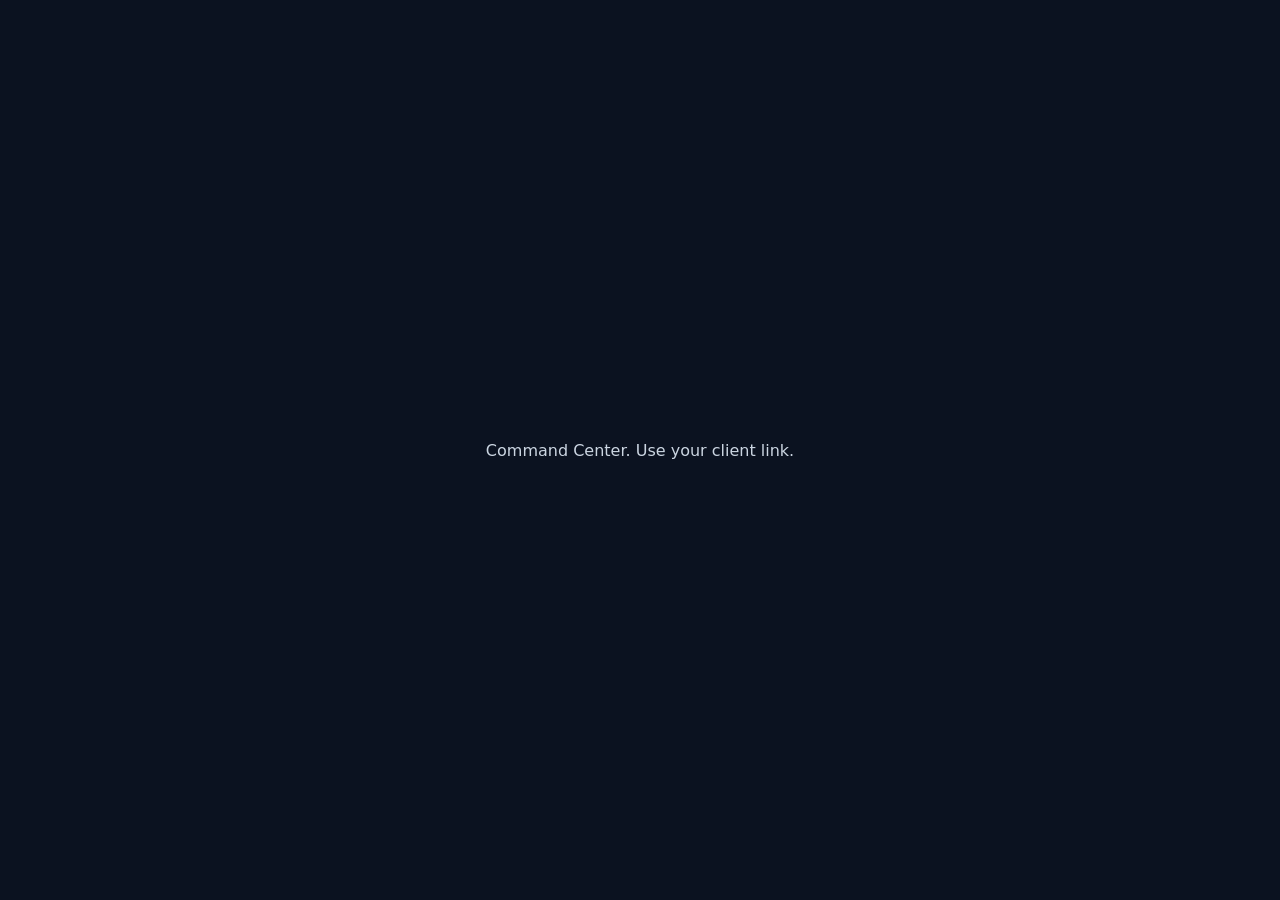
<file: index.html>
<!doctype html><html lang="en"><head><meta charset="utf-8"><meta name="robots" content="noindex"><title>Command Center</title></head><body style="font-family:system-ui;background:#0b1220;color:#cbd5e1;display:grid;place-items:center;height:100vh;margin:0"><p>Command Center. Use your client link.</p></body></html>
</file>
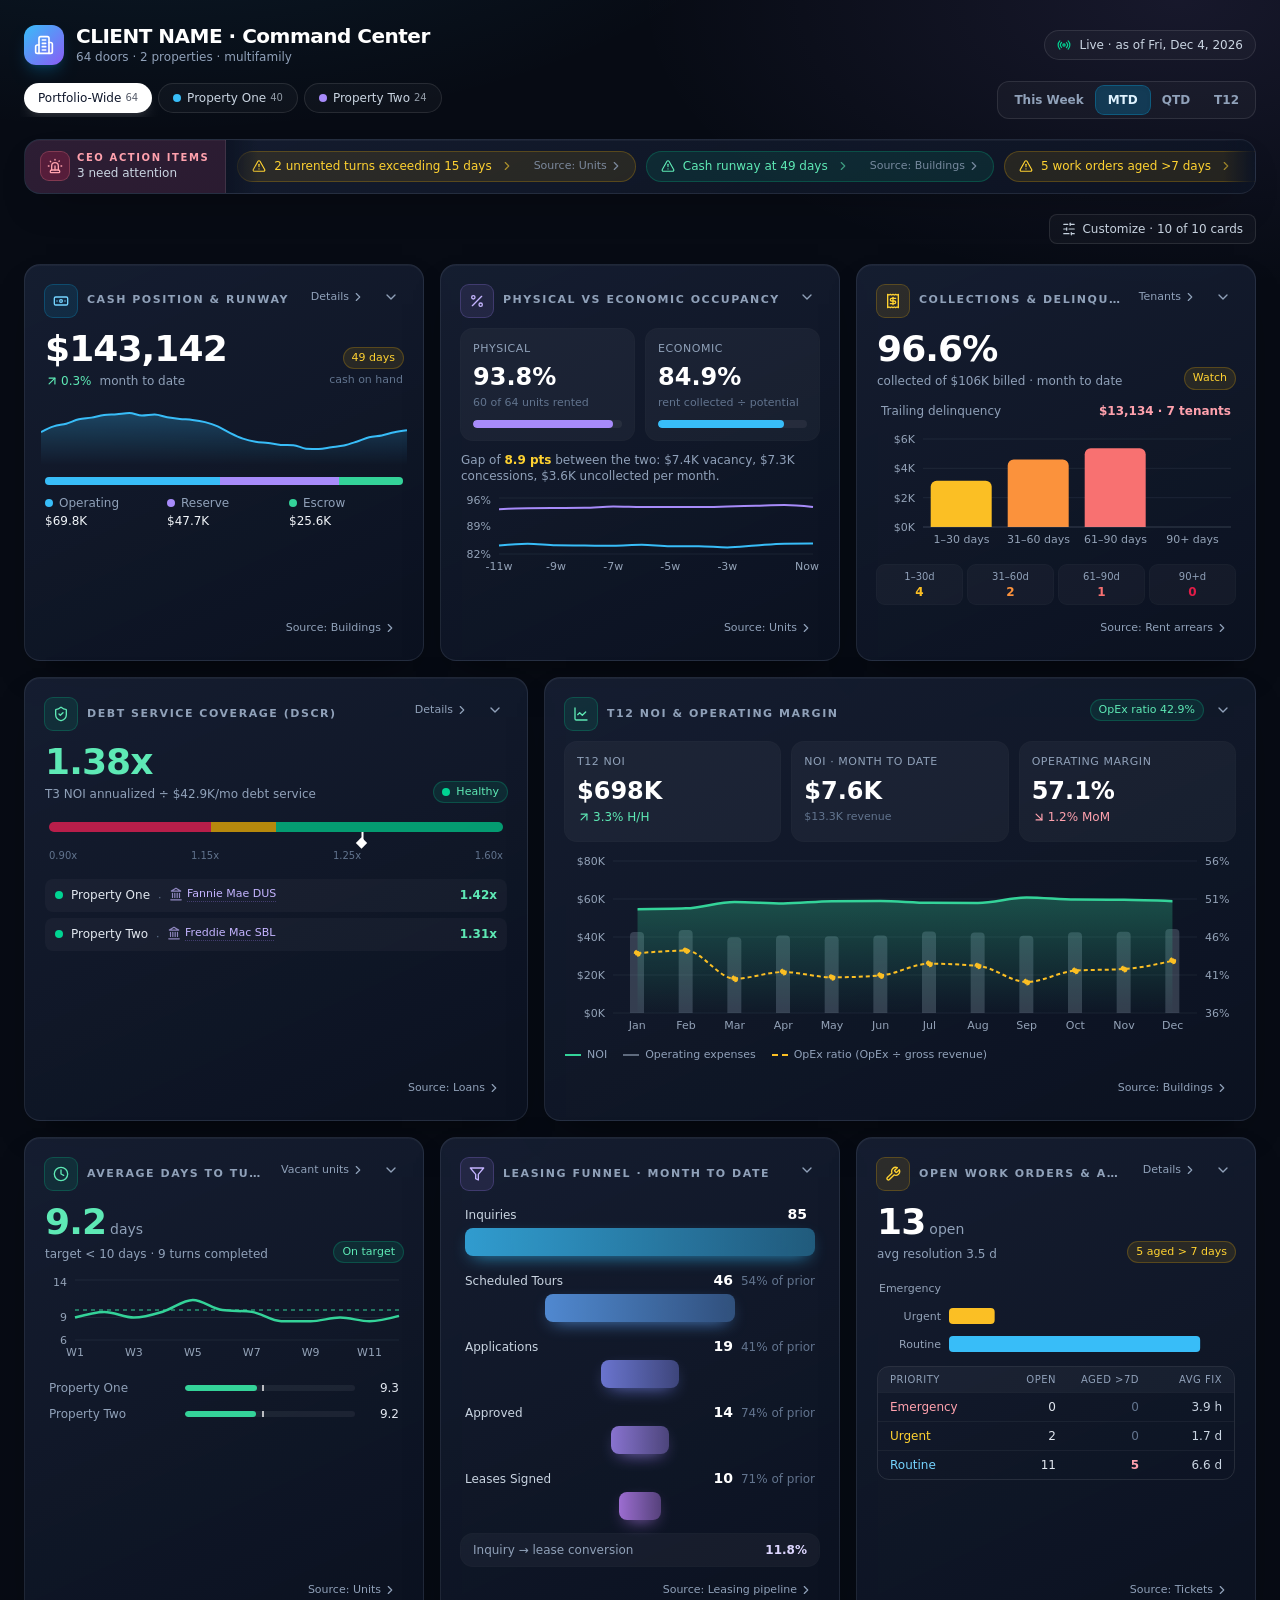
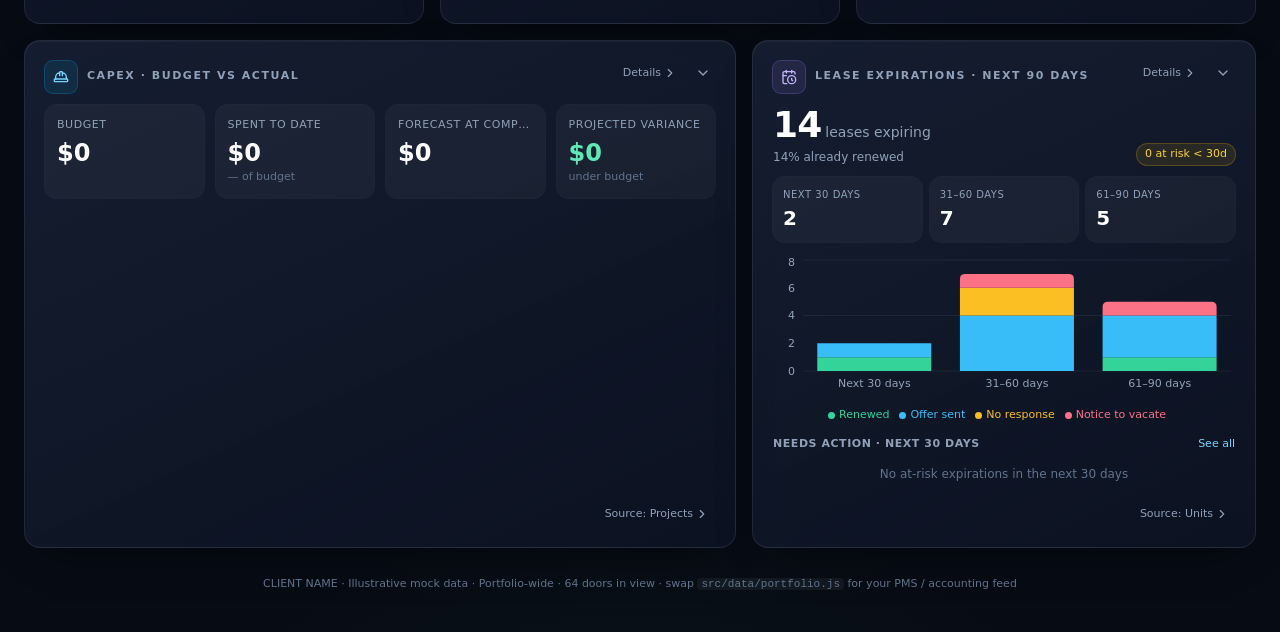
<file: _template/index.html>
<!doctype html>
<html lang="en">
  <head>
    <meta charset="UTF-8" />
    <meta name="viewport" content="width=device-width, initial-scale=1.0" />
    <meta name="robots" content="noindex" />
    <title>Command Center</title>
    <script src="./config.js"></script>
    <script type="module" crossorigin src="../assets/app.js"></script>
    <link rel="stylesheet" crossorigin href="../assets/app.css" />
  </head>
  <body>
    <div id="root"></div>
  </body>
</html>
</file>
<file: assets/app.css>
/*! tailwindcss v4.3.5 | MIT License | https://tailwindcss.com */@layer properties{@supports (((-webkit-hyphens:none)) and (not (margin-trim:block))) or ((-moz-orient:inline) and (not (color:rgb(from red r g b)))){*,:before,:after,::backdrop{--tw-translate-x:0;--tw-translate-y:0;--tw-translate-z:0;--tw-space-y-reverse:0;--tw-divide-y-reverse:0;--tw-border-style:solid;--tw-gradient-position:initial;--tw-gradient-from:#0000;--tw-gradient-via:#0000;--tw-gradient-to:#0000;--tw-gradient-stops:initial;--tw-gradient-via-stops:initial;--tw-gradient-from-position:0%;--tw-gradient-via-position:50%;--tw-gradient-to-position:100%;--tw-leading:initial;--tw-font-weight:initial;--tw-tracking:initial;--tw-shadow:0 0 #0000;--tw-shadow-color:initial;--tw-shadow-alpha:100%;--tw-inset-shadow:0 0 #0000;--tw-inset-shadow-color:initial;--tw-inset-shadow-alpha:100%;--tw-ring-color:initial;--tw-ring-shadow:0 0 #0000;--tw-inset-ring-color:initial;--tw-inset-ring-shadow:0 0 #0000;--tw-ring-inset:initial;--tw-ring-offset-width:0px;--tw-ring-offset-color:#fff;--tw-ring-offset-shadow:0 0 #0000;--tw-blur:initial;--tw-brightness:initial;--tw-contrast:initial;--tw-grayscale:initial;--tw-hue-rotate:initial;--tw-invert:initial;--tw-opacity:initial;--tw-saturate:initial;--tw-sepia:initial;--tw-drop-shadow:initial;--tw-drop-shadow-color:initial;--tw-drop-shadow-alpha:100%;--tw-drop-shadow-size:initial;--tw-backdrop-blur:initial;--tw-backdrop-brightness:initial;--tw-backdrop-contrast:initial;--tw-backdrop-grayscale:initial;--tw-backdrop-hue-rotate:initial;--tw-backdrop-invert:initial;--tw-backdrop-opacity:initial;--tw-backdrop-saturate:initial;--tw-backdrop-sepia:initial;--tw-duration:initial;--tw-ease:initial}}}@layer theme{:root,:host{--font-sans:ui-sans-serif, system-ui, -apple-system, "Segoe UI", Inter, Roboto, "Helvetica Neue", Arial, sans-serif;--font-mono:ui-monospace, SFMono-Regular, Menlo, Consolas, monospace;--color-orange-300:oklch(83.7% .128 66.29);--color-orange-500:oklch(70.5% .213 47.604);--color-amber-200:oklch(92.4% .12 95.746);--color-amber-300:oklch(87.9% .169 91.605);--color-amber-400:oklch(82.8% .189 84.429);--color-amber-500:oklch(76.9% .188 70.08);--color-emerald-300:oklch(84.5% .143 164.978);--color-emerald-400:oklch(76.5% .177 163.223);--color-emerald-500:oklch(69.6% .17 162.48);--color-sky-100:oklch(95.1% .026 236.824);--color-sky-200:oklch(90.1% .058 230.902);--color-sky-300:oklch(82.8% .111 230.318);--color-sky-400:oklch(74.6% .16 232.661);--color-sky-500:oklch(68.5% .169 237.323);--color-violet-200:oklch(89.4% .057 293.283);--color-violet-300:oklch(81.1% .111 293.571);--color-violet-400:oklch(70.2% .183 293.541);--color-violet-500:oklch(60.6% .25 292.717);--color-fuchsia-500:oklch(66.7% .295 322.15);--color-rose-200:oklch(89.2% .058 10.001);--color-rose-300:oklch(81% .117 11.638);--color-rose-400:oklch(71.2% .194 13.428);--color-rose-500:oklch(64.5% .246 16.439);--color-slate-100:oklch(96.8% .007 247.896);--color-slate-200:oklch(92.9% .013 255.508);--color-slate-300:oklch(86.9% .022 252.894);--color-slate-400:oklch(70.4% .04 256.788);--color-slate-500:oklch(55.4% .046 257.417);--color-slate-600:oklch(44.6% .043 257.281);--color-slate-900:oklch(20.8% .042 265.755);--color-black:#000;--color-white:#fff;--spacing:.25rem;--container-xl:36rem;--container-4xl:56rem;--text-xs:.75rem;--text-xs--line-height:calc(1 / .75);--text-sm:.875rem;--text-sm--line-height:calc(1.25 / .875);--text-base:1rem;--text-base--line-height: 1.5 ;--text-lg:1.125rem;--text-lg--line-height:calc(1.75 / 1.125);--text-xl:1.25rem;--text-xl--line-height:calc(1.75 / 1.25);--text-2xl:1.5rem;--text-2xl--line-height:calc(2 / 1.5);--text-3xl:1.875rem;--text-3xl--line-height: 1.2 ;--text-4xl:2.25rem;--text-4xl--line-height:calc(2.5 / 2.25);--font-weight-medium:500;--font-weight-semibold:600;--tracking-tight:-.025em;--tracking-wider:.05em;--leading-tight:1.25;--radius-md:.375rem;--radius-lg:.5rem;--radius-xl:.75rem;--radius-2xl:1rem;--ease-out:cubic-bezier(0, 0, .2, 1);--blur-sm:8px;--default-transition-duration:.15s;--default-transition-timing-function:cubic-bezier(.4, 0, .2, 1);--default-font-family:var(--font-sans);--default-mono-font-family:var(--font-mono)}}@layer base{*,:after,:before,::backdrop{box-sizing:border-box;border:0 solid;margin:0;padding:0}::file-selector-button{box-sizing:border-box;border:0 solid;margin:0;padding:0}html,:host{-webkit-text-size-adjust:100%;-moz-tab-size:4;tab-size:4;line-height:1.5;font-family:var(--default-font-family,-apple-system, BlinkMacSystemFont, "Segoe UI", Roboto, "Helvetica Neue", "Noto Sans", Arial, sans-serif, "Apple Color Emoji", "Segoe UI Emoji", "Segoe UI Symbol", "Noto Color Emoji");font-feature-settings:var(--default-font-feature-settings,normal);font-variation-settings:var(--default-font-variation-settings,normal);-webkit-tap-highlight-color:transparent}hr{height:0;color:inherit;border-top-width:1px}abbr:where([title]){-webkit-text-decoration:underline dotted;text-decoration:underline dotted}h1,h2,h3,h4,h5,h6{font-size:inherit;font-weight:inherit}a{color:inherit;-webkit-text-decoration:inherit;text-decoration:inherit}b,strong{font-weight:bolder}code,kbd,samp,pre{font-family:var(--default-mono-font-family,ui-monospace, SFMono-Regular, Menlo, Monaco, Consolas, "Liberation Mono", "Courier New", monospace);font-feature-settings:var(--default-mono-font-feature-settings,normal);font-variation-settings:var(--default-mono-font-variation-settings,normal);font-size:1em}small{font-size:80%}sub,sup{vertical-align:baseline;font-size:75%;line-height:0;position:relative}sub{bottom:-.25em}sup{top:-.5em}table{text-indent:0;border-color:inherit;border-collapse:collapse}:-moz-focusring:where(:not(iframe)){outline:auto}progress{vertical-align:baseline}summary{display:list-item}ol,ul,menu{list-style:none}img,svg,video,canvas,audio,iframe,embed,object{vertical-align:middle;display:block}img,video{max-width:100%;height:auto}button,input,select,optgroup,textarea{font:inherit;font-feature-settings:inherit;font-variation-settings:inherit;letter-spacing:inherit;color:inherit;opacity:1;background-color:#0000;border-radius:0}::file-selector-button{font:inherit;font-feature-settings:inherit;font-variation-settings:inherit;letter-spacing:inherit;color:inherit;opacity:1;background-color:#0000;border-radius:0}:where(select:is([multiple],[size])) optgroup{font-weight:bolder}:where(select:is([multiple],[size])) optgroup option{padding-inline-start:20px}::file-selector-button{margin-inline-end:4px}::placeholder{opacity:1}@supports (not ((-webkit-appearance:-apple-pay-button))) or (contain-intrinsic-size:1px){::placeholder{color:currentColor}@supports (color:color-mix(in lab,red,red)){::placeholder{color:color-mix(in oklab,currentcolor 50%,transparent)}}}textarea{resize:vertical}::-webkit-search-decoration{-webkit-appearance:none}::-webkit-date-and-time-value{min-height:1lh;text-align:inherit}::-webkit-datetime-edit{display:inline-flex}::-webkit-datetime-edit-fields-wrapper{padding:0}::-webkit-datetime-edit{padding-block:0}::-webkit-datetime-edit-year-field{padding-block:0}::-webkit-datetime-edit-month-field{padding-block:0}::-webkit-datetime-edit-day-field{padding-block:0}::-webkit-datetime-edit-hour-field{padding-block:0}::-webkit-datetime-edit-minute-field{padding-block:0}::-webkit-datetime-edit-second-field{padding-block:0}::-webkit-datetime-edit-millisecond-field{padding-block:0}::-webkit-datetime-edit-meridiem-field{padding-block:0}::-webkit-calendar-picker-indicator{line-height:1}:-moz-ui-invalid{box-shadow:none}button,input:where([type=button],[type=reset],[type=submit]){-webkit-appearance:button;-moz-appearance:button;appearance:button}::file-selector-button{-webkit-appearance:button;-moz-appearance:button;appearance:button}::-webkit-inner-spin-button{height:auto}::-webkit-outer-spin-button{height:auto}[hidden]:where(:not([hidden=until-found])){display:none!important}}@layer components;@layer utilities{.pointer-events-none{pointer-events:none}.visible{visibility:visible}.absolute{position:absolute}.fixed{position:fixed}.relative{position:relative}.sticky{position:sticky}.inset-0{top:0;right:0;bottom:0;left:0}.inset-y-0{inset-block:0}.top-0{top:0}.top-1\.5{top:calc(var(--spacing) * 1.5)}.top-\[-2px\]{top:-2px}.right-0{right:0}.right-1\.5{right:calc(var(--spacing) * 1.5)}.-left-\[21px\]{left:-21px}.left-0{left:0}.z-10{z-index:10}.z-50{z-index:50}.col-span-2{grid-column:span 2/span 2}.col-span-full{grid-column:1/-1}.-m-1{margin:calc(var(--spacing) * -1)}.-mx-1{margin-inline:calc(var(--spacing) * -1)}.mx-auto{margin-inline:auto}.mt-0\.5{margin-top:calc(var(--spacing) * .5)}.mt-1{margin-top:var(--spacing)}.mt-1\.5{margin-top:calc(var(--spacing) * 1.5)}.mt-2{margin-top:calc(var(--spacing) * 2)}.mt-2\.5{margin-top:calc(var(--spacing) * 2.5)}.mt-3{margin-top:calc(var(--spacing) * 3)}.mt-4{margin-top:calc(var(--spacing) * 4)}.mt-auto{margin-top:auto}.mr-1\.5{margin-right:calc(var(--spacing) * 1.5)}.mr-2{margin-right:calc(var(--spacing) * 2)}.mb-1{margin-bottom:var(--spacing)}.mb-1\.5{margin-bottom:calc(var(--spacing) * 1.5)}.mb-2{margin-bottom:calc(var(--spacing) * 2)}.mb-3{margin-bottom:calc(var(--spacing) * 3)}.mb-4{margin-bottom:calc(var(--spacing) * 4)}.ml-0\.5{margin-left:calc(var(--spacing) * .5)}.ml-1{margin-left:var(--spacing)}.ml-1\.5{margin-left:calc(var(--spacing) * 1.5)}.ml-2{margin-left:calc(var(--spacing) * 2)}.ml-auto{margin-left:auto}.block{display:block}.flex{display:flex}.grid{display:grid}.hidden{display:none}.inline-block{display:inline-block}.inline-flex{display:inline-flex}.table{display:table}.aspect-\[4\/3\]{aspect-ratio:4/3}.h-0\.5{height:calc(var(--spacing) * .5)}.h-2{height:calc(var(--spacing) * 2)}.h-2\.5{height:calc(var(--spacing) * 2.5)}.h-3{height:calc(var(--spacing) * 3)}.h-3\.5{height:calc(var(--spacing) * 3.5)}.h-4{height:calc(var(--spacing) * 4)}.h-5{height:calc(var(--spacing) * 5)}.h-6{height:calc(var(--spacing) * 6)}.h-7{height:calc(var(--spacing) * 7)}.h-8{height:calc(var(--spacing) * 8)}.h-10{height:calc(var(--spacing) * 10)}.h-12{height:calc(var(--spacing) * 12)}.h-\[84px\]{height:84px}.h-\[92px\]{height:92px}.h-\[96px\]{height:96px}.h-\[132px\]{height:132px}.h-\[170px\]{height:170px}.h-\[180px\]{height:180px}.h-\[190px\]{height:190px}.h-\[210px\]{height:210px}.h-\[220px\]{height:220px}.h-\[calc\(100\%\+4px\)\]{height:calc(100% + 4px)}.h-full{height:100%}.max-h-\[92vh\]{max-height:92vh}.min-h-screen{min-height:100vh}.w-0\.5{width:calc(var(--spacing) * .5)}.w-2{width:calc(var(--spacing) * 2)}.w-2\.5{width:calc(var(--spacing) * 2.5)}.w-3{width:calc(var(--spacing) * 3)}.w-3\.5{width:calc(var(--spacing) * 3.5)}.w-4{width:calc(var(--spacing) * 4)}.w-5{width:calc(var(--spacing) * 5)}.w-6{width:calc(var(--spacing) * 6)}.w-7{width:calc(var(--spacing) * 7)}.w-8{width:calc(var(--spacing) * 8)}.w-9{width:calc(var(--spacing) * 9)}.w-10{width:calc(var(--spacing) * 10)}.w-12{width:calc(var(--spacing) * 12)}.w-28{width:calc(var(--spacing) * 28)}.w-\[2px\]{width:2px}.w-full{width:100%}.max-w-\[55\%\]{max-width:55%}.max-w-\[1500px\]{max-width:1500px}.min-w-0{min-width:0}.min-w-\[88px\]{min-width:88px}.min-w-\[560px\]{min-width:560px}.flex-1{flex:1}.shrink-0{flex-shrink:0}.-translate-x-1\/2{--tw-translate-x: -50% ;translate:var(--tw-translate-x) var(--tw-translate-y)}.-translate-y-px{--tw-translate-y:-1px;translate:var(--tw-translate-x) var(--tw-translate-y)}.-rotate-90{rotate:-90deg}.rotate-45{rotate:45deg}.cursor-not-allowed{cursor:not-allowed}.cursor-pointer{cursor:pointer}.grid-flow-dense{grid-auto-flow:dense}.grid-cols-1{grid-template-columns:repeat(1,minmax(0,1fr))}.grid-cols-2{grid-template-columns:repeat(2,minmax(0,1fr))}.grid-cols-3{grid-template-columns:repeat(3,minmax(0,1fr))}.grid-cols-4{grid-template-columns:repeat(4,minmax(0,1fr))}.flex-col{flex-direction:column}.flex-wrap{flex-wrap:wrap}.place-items-center{place-items:center}.items-baseline{align-items:baseline}.items-center{align-items:center}.items-end{align-items:flex-end}.items-start{align-items:flex-start}.items-stretch{align-items:stretch}.justify-between{justify-content:space-between}.justify-center{justify-content:center}.justify-end{justify-content:flex-end}.gap-0\.5{gap:calc(var(--spacing) * .5)}.gap-1{gap:var(--spacing)}.gap-1\.5{gap:calc(var(--spacing) * 1.5)}.gap-2{gap:calc(var(--spacing) * 2)}.gap-2\.5{gap:calc(var(--spacing) * 2.5)}.gap-3{gap:calc(var(--spacing) * 3)}.gap-4{gap:calc(var(--spacing) * 4)}:where(.space-y-1\.5>:not(:last-child)){--tw-space-y-reverse:0;margin-block-start:calc(calc(var(--spacing) * 1.5) * var(--tw-space-y-reverse));margin-block-end:calc(calc(var(--spacing) * 1.5) * calc(1 - var(--tw-space-y-reverse)))}:where(.space-y-2>:not(:last-child)){--tw-space-y-reverse:0;margin-block-start:calc(calc(var(--spacing) * 2) * var(--tw-space-y-reverse));margin-block-end:calc(calc(var(--spacing) * 2) * calc(1 - var(--tw-space-y-reverse)))}:where(.space-y-2\.5>:not(:last-child)){--tw-space-y-reverse:0;margin-block-start:calc(calc(var(--spacing) * 2.5) * var(--tw-space-y-reverse));margin-block-end:calc(calc(var(--spacing) * 2.5) * calc(1 - var(--tw-space-y-reverse)))}:where(.space-y-3>:not(:last-child)){--tw-space-y-reverse:0;margin-block-start:calc(calc(var(--spacing) * 3) * var(--tw-space-y-reverse));margin-block-end:calc(calc(var(--spacing) * 3) * calc(1 - var(--tw-space-y-reverse)))}.gap-x-2{column-gap:calc(var(--spacing) * 2)}.gap-x-4{column-gap:calc(var(--spacing) * 4)}.gap-y-1{row-gap:var(--spacing)}:where(.divide-y>:not(:last-child)){--tw-divide-y-reverse:0;border-bottom-style:var(--tw-border-style);border-top-style:var(--tw-border-style);border-top-width:calc(1px * var(--tw-divide-y-reverse));border-bottom-width:calc(1px * calc(1 - var(--tw-divide-y-reverse)))}:where(.divide-white\/5>:not(:last-child)){border-color:#ffffff0d}@supports (color:color-mix(in lab,red,red)){:where(.divide-white\/5>:not(:last-child)){border-color:color-mix(in oklab,var(--color-white) 5%,transparent)}}.self-end{align-self:flex-end}.self-start{align-self:flex-start}.truncate{text-overflow:ellipsis;white-space:nowrap;overflow:hidden}.overflow-auto{overflow:auto}.overflow-hidden{overflow:hidden}.overflow-x-auto{overflow-x:auto}.overflow-y-auto{overflow-y:auto}.rounded{border-radius:.25rem}.rounded-2xl{border-radius:var(--radius-2xl)}.rounded-full{border-radius:2147483647px}.rounded-lg{border-radius:var(--radius-lg)}.rounded-md{border-radius:var(--radius-md)}.rounded-none{border-radius:0}.rounded-xl{border-radius:var(--radius-xl)}.rounded-t-2xl{border-top-left-radius:var(--radius-2xl);border-top-right-radius:var(--radius-2xl)}.border{border-style:var(--tw-border-style);border-width:1px}.border-t{border-top-style:var(--tw-border-style);border-top-width:1px}.border-r{border-right-style:var(--tw-border-style);border-right-width:1px}.border-b{border-bottom-style:var(--tw-border-style);border-bottom-width:1px}.border-l{border-left-style:var(--tw-border-style);border-left-width:1px}.border-dashed{--tw-border-style:dashed;border-style:dashed}.border-white\/5{border-color:#ffffff0d}@supports (color:color-mix(in lab,red,red)){.border-white\/5{border-color:color-mix(in oklab,var(--color-white) 5%,transparent)}}.border-white\/10{border-color:#ffffff1a}@supports (color:color-mix(in lab,red,red)){.border-white\/10{border-color:color-mix(in oklab,var(--color-white) 10%,transparent)}}.border-white\/15{border-color:#ffffff26}@supports (color:color-mix(in lab,red,red)){.border-white\/15{border-color:color-mix(in oklab,var(--color-white) 15%,transparent)}}.bg-\[\#0c1322\]{background-color:#0c1322}.bg-amber-400{background-color:var(--color-amber-400)}.bg-amber-400\/10{background-color:#fcbb001a}@supports (color:color-mix(in lab,red,red)){.bg-amber-400\/10{background-color:color-mix(in oklab,var(--color-amber-400) 10%,transparent)}}.bg-amber-400\/70{background-color:#fcbb00b3}@supports (color:color-mix(in lab,red,red)){.bg-amber-400\/70{background-color:color-mix(in oklab,var(--color-amber-400) 70%,transparent)}}.bg-black\/60{background-color:#0009}@supports (color:color-mix(in lab,red,red)){.bg-black\/60{background-color:color-mix(in oklab,var(--color-black) 60%,transparent)}}.bg-black\/70{background-color:#000000b3}@supports (color:color-mix(in lab,red,red)){.bg-black\/70{background-color:color-mix(in oklab,var(--color-black) 70%,transparent)}}.bg-emerald-400{background-color:var(--color-emerald-400)}.bg-emerald-400\/10{background-color:#00d2941a}@supports (color:color-mix(in lab,red,red)){.bg-emerald-400\/10{background-color:color-mix(in oklab,var(--color-emerald-400) 10%,transparent)}}.bg-emerald-400\/70{background-color:#00d294b3}@supports (color:color-mix(in lab,red,red)){.bg-emerald-400\/70{background-color:color-mix(in oklab,var(--color-emerald-400) 70%,transparent)}}.bg-emerald-500{background-color:var(--color-emerald-500)}.bg-rose-400{background-color:var(--color-rose-400)}.bg-rose-400\/10{background-color:#ff667f1a}@supports (color:color-mix(in lab,red,red)){.bg-rose-400\/10{background-color:color-mix(in oklab,var(--color-rose-400) 10%,transparent)}}.bg-rose-500\/10{background-color:#ff23571a}@supports (color:color-mix(in lab,red,red)){.bg-rose-500\/10{background-color:color-mix(in oklab,var(--color-rose-500) 10%,transparent)}}.bg-rose-500\/20{background-color:#ff235733}@supports (color:color-mix(in lab,red,red)){.bg-rose-500\/20{background-color:color-mix(in oklab,var(--color-rose-500) 20%,transparent)}}.bg-rose-500\/70{background-color:#ff2357b3}@supports (color:color-mix(in lab,red,red)){.bg-rose-500\/70{background-color:color-mix(in oklab,var(--color-rose-500) 70%,transparent)}}.bg-sky-400{background-color:var(--color-sky-400)}.bg-sky-400\/10{background-color:#00bcfe1a}@supports (color:color-mix(in lab,red,red)){.bg-sky-400\/10{background-color:color-mix(in oklab,var(--color-sky-400) 10%,transparent)}}.bg-sky-400\/15{background-color:#00bcfe26}@supports (color:color-mix(in lab,red,red)){.bg-sky-400\/15{background-color:color-mix(in oklab,var(--color-sky-400) 15%,transparent)}}.bg-sky-400\/20{background-color:#00bcfe33}@supports (color:color-mix(in lab,red,red)){.bg-sky-400\/20{background-color:color-mix(in oklab,var(--color-sky-400) 20%,transparent)}}.bg-slate-400{background-color:var(--color-slate-400)}.bg-slate-400\/10{background-color:#90a1b91a}@supports (color:color-mix(in lab,red,red)){.bg-slate-400\/10{background-color:color-mix(in oklab,var(--color-slate-400) 10%,transparent)}}.bg-violet-400{background-color:var(--color-violet-400)}.bg-violet-400\/10{background-color:#a685ff1a}@supports (color:color-mix(in lab,red,red)){.bg-violet-400\/10{background-color:color-mix(in oklab,var(--color-violet-400) 10%,transparent)}}.bg-white{background-color:var(--color-white)}.bg-white\/5{background-color:#ffffff0d}@supports (color:color-mix(in lab,red,red)){.bg-white\/5{background-color:color-mix(in oklab,var(--color-white) 5%,transparent)}}.bg-white\/10{background-color:#ffffff1a}@supports (color:color-mix(in lab,red,red)){.bg-white\/10{background-color:color-mix(in oklab,var(--color-white) 10%,transparent)}}.bg-white\/70{background-color:#ffffffb3}@supports (color:color-mix(in lab,red,red)){.bg-white\/70{background-color:color-mix(in oklab,var(--color-white) 70%,transparent)}}.bg-white\/90{background-color:#ffffffe6}@supports (color:color-mix(in lab,red,red)){.bg-white\/90{background-color:color-mix(in oklab,var(--color-white) 90%,transparent)}}.bg-white\/\[0\.03\]{background-color:#ffffff08}@supports (color:color-mix(in lab,red,red)){.bg-white\/\[0\.03\]{background-color:color-mix(in oklab,var(--color-white) 3%,transparent)}}.bg-white\/\[0\.04\]{background-color:#ffffff0a}@supports (color:color-mix(in lab,red,red)){.bg-white\/\[0\.04\]{background-color:color-mix(in oklab,var(--color-white) 4%,transparent)}}.bg-white\/\[0\.06\]{background-color:#ffffff0f}@supports (color:color-mix(in lab,red,red)){.bg-white\/\[0\.06\]{background-color:color-mix(in oklab,var(--color-white) 6%,transparent)}}.bg-gradient-to-br{--tw-gradient-position:to bottom right in oklab;background-image:linear-gradient(var(--tw-gradient-stops))}.bg-gradient-to-l{--tw-gradient-position:to left in oklab;background-image:linear-gradient(var(--tw-gradient-stops))}.bg-gradient-to-r{--tw-gradient-position:to right in oklab;background-image:linear-gradient(var(--tw-gradient-stops))}.from-\[\#0d1424\]{--tw-gradient-from:#0d1424;--tw-gradient-stops:var(--tw-gradient-via-stops,var(--tw-gradient-position), var(--tw-gradient-from) var(--tw-gradient-from-position), var(--tw-gradient-to) var(--tw-gradient-to-position))}.from-amber-400{--tw-gradient-from:var(--color-amber-400);--tw-gradient-stops:var(--tw-gradient-via-stops,var(--tw-gradient-position), var(--tw-gradient-from) var(--tw-gradient-from-position), var(--tw-gradient-to) var(--tw-gradient-to-position))}.from-sky-400{--tw-gradient-from:var(--color-sky-400);--tw-gradient-stops:var(--tw-gradient-via-stops,var(--tw-gradient-position), var(--tw-gradient-from) var(--tw-gradient-from-position), var(--tw-gradient-to) var(--tw-gradient-to-position))}.from-violet-400{--tw-gradient-from:var(--color-violet-400);--tw-gradient-stops:var(--tw-gradient-via-stops,var(--tw-gradient-position), var(--tw-gradient-from) var(--tw-gradient-from-position), var(--tw-gradient-to) var(--tw-gradient-to-position))}.to-emerald-400{--tw-gradient-to:var(--color-emerald-400);--tw-gradient-stops:var(--tw-gradient-via-stops,var(--tw-gradient-position), var(--tw-gradient-from) var(--tw-gradient-from-position), var(--tw-gradient-to) var(--tw-gradient-to-position))}.to-fuchsia-500{--tw-gradient-to:var(--color-fuchsia-500);--tw-gradient-stops:var(--tw-gradient-via-stops,var(--tw-gradient-position), var(--tw-gradient-from) var(--tw-gradient-from-position), var(--tw-gradient-to) var(--tw-gradient-to-position))}.to-orange-500{--tw-gradient-to:var(--color-orange-500);--tw-gradient-stops:var(--tw-gradient-via-stops,var(--tw-gradient-position), var(--tw-gradient-from) var(--tw-gradient-from-position), var(--tw-gradient-to) var(--tw-gradient-to-position))}.to-transparent{--tw-gradient-to:transparent;--tw-gradient-stops:var(--tw-gradient-via-stops,var(--tw-gradient-position), var(--tw-gradient-from) var(--tw-gradient-from-position), var(--tw-gradient-to) var(--tw-gradient-to-position))}.to-violet-500{--tw-gradient-to:var(--color-violet-500);--tw-gradient-stops:var(--tw-gradient-via-stops,var(--tw-gradient-position), var(--tw-gradient-from) var(--tw-gradient-from-position), var(--tw-gradient-to) var(--tw-gradient-to-position))}.object-contain{object-fit:contain}.object-cover{object-fit:cover}.p-0{padding:0}.p-1{padding:var(--spacing)}.p-1\.5{padding:calc(var(--spacing) * 1.5)}.p-2\.5{padding:calc(var(--spacing) * 2.5)}.p-3{padding:calc(var(--spacing) * 3)}.p-3\.5{padding:calc(var(--spacing) * 3.5)}.p-4{padding:calc(var(--spacing) * 4)}.p-8{padding:calc(var(--spacing) * 8)}.px-1{padding-inline:var(--spacing)}.px-1\.5{padding-inline:calc(var(--spacing) * 1.5)}.px-2{padding-inline:calc(var(--spacing) * 2)}.px-2\.5{padding-inline:calc(var(--spacing) * 2.5)}.px-3{padding-inline:calc(var(--spacing) * 3)}.px-3\.5{padding-inline:calc(var(--spacing) * 3.5)}.px-4{padding-inline:calc(var(--spacing) * 4)}.px-5{padding-inline:calc(var(--spacing) * 5)}.py-0\.5{padding-block:calc(var(--spacing) * .5)}.py-1{padding-block:var(--spacing)}.py-1\.5{padding-block:calc(var(--spacing) * 1.5)}.py-2{padding-block:calc(var(--spacing) * 2)}.py-2\.5{padding-block:calc(var(--spacing) * 2.5)}.py-3{padding-block:calc(var(--spacing) * 3)}.py-4{padding-block:calc(var(--spacing) * 4)}.py-6{padding-block:calc(var(--spacing) * 6)}.py-8{padding-block:calc(var(--spacing) * 8)}.py-12{padding-block:calc(var(--spacing) * 12)}.pt-2{padding-top:calc(var(--spacing) * 2)}.pt-3{padding-top:calc(var(--spacing) * 3)}.pr-1\.5{padding-right:calc(var(--spacing) * 1.5)}.pb-1{padding-bottom:var(--spacing)}.pb-4{padding-bottom:calc(var(--spacing) * 4)}.pl-1{padding-left:var(--spacing)}.pl-4{padding-left:calc(var(--spacing) * 4)}.text-center{text-align:center}.text-left{text-align:left}.text-right{text-align:right}.font-mono{font-family:var(--font-mono)}.text-2xl{font-size:var(--text-2xl);line-height:var(--tw-leading,var(--text-2xl--line-height))}.text-3xl{font-size:var(--text-3xl);line-height:var(--tw-leading,var(--text-3xl--line-height))}.text-base{font-size:var(--text-base);line-height:var(--tw-leading,var(--text-base--line-height))}.text-lg{font-size:var(--text-lg);line-height:var(--tw-leading,var(--text-lg--line-height))}.text-sm{font-size:var(--text-sm);line-height:var(--tw-leading,var(--text-sm--line-height))}.text-xl{font-size:var(--text-xl);line-height:var(--tw-leading,var(--text-xl--line-height))}.text-xs{font-size:var(--text-xs);line-height:var(--tw-leading,var(--text-xs--line-height))}.text-\[10px\]{font-size:10px}.text-\[11px\]{font-size:11px}.leading-tight{--tw-leading:var(--leading-tight);line-height:var(--leading-tight)}.font-medium{--tw-font-weight:var(--font-weight-medium);font-weight:var(--font-weight-medium)}.font-semibold{--tw-font-weight:var(--font-weight-semibold);font-weight:var(--font-weight-semibold)}.tracking-\[0\.14em\]{--tw-tracking:.14em;letter-spacing:.14em}.tracking-\[0\.16em\]{--tw-tracking:.16em;letter-spacing:.16em}.tracking-tight{--tw-tracking:var(--tracking-tight);letter-spacing:var(--tracking-tight)}.tracking-wider{--tw-tracking:var(--tracking-wider);letter-spacing:var(--tracking-wider)}.break-all{word-break:break-all}.whitespace-nowrap{white-space:nowrap}.text-amber-200{color:var(--color-amber-200)}.text-amber-300{color:var(--color-amber-300)}.text-emerald-300{color:var(--color-emerald-300)}.text-emerald-400{color:var(--color-emerald-400)}.text-orange-300{color:var(--color-orange-300)}.text-rose-200{color:var(--color-rose-200)}.text-rose-300{color:var(--color-rose-300)}.text-rose-400{color:var(--color-rose-400)}.text-sky-100{color:var(--color-sky-100)}.text-sky-200{color:var(--color-sky-200)}.text-sky-300{color:var(--color-sky-300)}.text-slate-100{color:var(--color-slate-100)}.text-slate-200{color:var(--color-slate-200)}.text-slate-300{color:var(--color-slate-300)}.text-slate-400{color:var(--color-slate-400)}.text-slate-500{color:var(--color-slate-500)}.text-slate-900{color:var(--color-slate-900)}.text-violet-200{color:var(--color-violet-200)}.text-violet-300{color:var(--color-violet-300)}.text-white{color:var(--color-white)}.uppercase{text-transform:uppercase}.line-through{text-decoration-line:line-through}.underline{text-decoration-line:underline}.decoration-amber-400\/30{text-decoration-color:#fcbb004d}@supports (color:color-mix(in lab,red,red)){.decoration-amber-400\/30{-webkit-text-decoration-color:color-mix(in oklab,var(--color-amber-400) 30%,transparent);text-decoration-color:color-mix(in oklab,var(--color-amber-400) 30%,transparent)}}.decoration-sky-400\/30{text-decoration-color:#00bcfe4d}@supports (color:color-mix(in lab,red,red)){.decoration-sky-400\/30{-webkit-text-decoration-color:color-mix(in oklab,var(--color-sky-400) 30%,transparent);text-decoration-color:color-mix(in oklab,var(--color-sky-400) 30%,transparent)}}.decoration-slate-600{-webkit-text-decoration-color:var(--color-slate-600);text-decoration-color:var(--color-slate-600)}.decoration-violet-400\/30{text-decoration-color:#a685ff4d}@supports (color:color-mix(in lab,red,red)){.decoration-violet-400\/30{-webkit-text-decoration-color:color-mix(in oklab,var(--color-violet-400) 30%,transparent);text-decoration-color:color-mix(in oklab,var(--color-violet-400) 30%,transparent)}}.decoration-dotted{text-decoration-style:dotted}.underline-offset-4{text-underline-offset:4px}.accent-sky-400{accent-color:var(--color-sky-400)}.opacity-0{opacity:0}.opacity-60{opacity:.6}.opacity-70{opacity:.7}.opacity-80{opacity:.8}.shadow-inner{--tw-shadow:inset 0 2px 4px 0 var(--tw-shadow-color,#0000000d);box-shadow:var(--tw-inset-shadow),var(--tw-inset-ring-shadow),var(--tw-ring-offset-shadow),var(--tw-ring-shadow),var(--tw-shadow)}.shadow-lg{--tw-shadow:0 10px 15px -3px var(--tw-shadow-color,#0000001a), 0 4px 6px -4px var(--tw-shadow-color,#0000001a);box-shadow:var(--tw-inset-shadow),var(--tw-inset-ring-shadow),var(--tw-ring-offset-shadow),var(--tw-ring-shadow),var(--tw-shadow)}.ring,.ring-1{--tw-ring-shadow:var(--tw-ring-inset, ) 0 0 0 calc(1px + var(--tw-ring-offset-width)) var(--tw-ring-color,currentcolor);box-shadow:var(--tw-inset-shadow),var(--tw-inset-ring-shadow),var(--tw-ring-offset-shadow),var(--tw-ring-shadow),var(--tw-shadow)}.ring-4{--tw-ring-shadow:var(--tw-ring-inset, ) 0 0 0 calc(4px + var(--tw-ring-offset-width)) var(--tw-ring-color,currentcolor);box-shadow:var(--tw-inset-shadow),var(--tw-inset-ring-shadow),var(--tw-ring-offset-shadow),var(--tw-ring-shadow),var(--tw-shadow)}.shadow-amber-500\/20{--tw-shadow-color:#f99c0033}@supports (color:color-mix(in lab,red,red)){.shadow-amber-500\/20{--tw-shadow-color:color-mix(in oklab, color-mix(in oklab, var(--color-amber-500) 20%, transparent) var(--tw-shadow-alpha), transparent)}}.shadow-sky-500\/20{--tw-shadow-color:#00a5ef33}@supports (color:color-mix(in lab,red,red)){.shadow-sky-500\/20{--tw-shadow-color:color-mix(in oklab, color-mix(in oklab, var(--color-sky-500) 20%, transparent) var(--tw-shadow-alpha), transparent)}}.shadow-violet-500\/20{--tw-shadow-color:#8d54ff33}@supports (color:color-mix(in lab,red,red)){.shadow-violet-500\/20{--tw-shadow-color:color-mix(in oklab, color-mix(in oklab, var(--color-violet-500) 20%, transparent) var(--tw-shadow-alpha), transparent)}}.shadow-white\/10{--tw-shadow-color:#ffffff1a}@supports (color:color-mix(in lab,red,red)){.shadow-white\/10{--tw-shadow-color:color-mix(in oklab, color-mix(in oklab, var(--color-white) 10%, transparent) var(--tw-shadow-alpha), transparent)}}.ring-\[\#0d1424\]{--tw-ring-color:#0d1424}.ring-amber-400\/30{--tw-ring-color:#fcbb004d}@supports (color:color-mix(in lab,red,red)){.ring-amber-400\/30{--tw-ring-color:color-mix(in oklab, var(--color-amber-400) 30%, transparent)}}.ring-emerald-400\/30{--tw-ring-color:#00d2944d}@supports (color:color-mix(in lab,red,red)){.ring-emerald-400\/30{--tw-ring-color:color-mix(in oklab, var(--color-emerald-400) 30%, transparent)}}.ring-rose-400\/30{--tw-ring-color:#ff667f4d}@supports (color:color-mix(in lab,red,red)){.ring-rose-400\/30{--tw-ring-color:color-mix(in oklab, var(--color-rose-400) 30%, transparent)}}.ring-rose-400\/40{--tw-ring-color:#ff667f66}@supports (color:color-mix(in lab,red,red)){.ring-rose-400\/40{--tw-ring-color:color-mix(in oklab, var(--color-rose-400) 40%, transparent)}}.ring-sky-400\/30{--tw-ring-color:#00bcfe4d}@supports (color:color-mix(in lab,red,red)){.ring-sky-400\/30{--tw-ring-color:color-mix(in oklab, var(--color-sky-400) 30%, transparent)}}.ring-sky-400\/40{--tw-ring-color:#00bcfe66}@supports (color:color-mix(in lab,red,red)){.ring-sky-400\/40{--tw-ring-color:color-mix(in oklab, var(--color-sky-400) 40%, transparent)}}.ring-slate-400\/20{--tw-ring-color:#90a1b933}@supports (color:color-mix(in lab,red,red)){.ring-slate-400\/20{--tw-ring-color:color-mix(in oklab, var(--color-slate-400) 20%, transparent)}}.ring-violet-400\/30{--tw-ring-color:#a685ff4d}@supports (color:color-mix(in lab,red,red)){.ring-violet-400\/30{--tw-ring-color:color-mix(in oklab, var(--color-violet-400) 30%, transparent)}}.ring-white\/5{--tw-ring-color:#ffffff0d}@supports (color:color-mix(in lab,red,red)){.ring-white\/5{--tw-ring-color:color-mix(in oklab, var(--color-white) 5%, transparent)}}.ring-white\/10{--tw-ring-color:#ffffff1a}@supports (color:color-mix(in lab,red,red)){.ring-white\/10{--tw-ring-color:color-mix(in oklab, var(--color-white) 10%, transparent)}}.filter{filter:var(--tw-blur, ) var(--tw-brightness, ) var(--tw-contrast, ) var(--tw-grayscale, ) var(--tw-hue-rotate, ) var(--tw-invert, ) var(--tw-saturate, ) var(--tw-sepia, ) var(--tw-drop-shadow, )}.backdrop-blur-sm{--tw-backdrop-blur:blur(var(--blur-sm));-webkit-backdrop-filter:var(--tw-backdrop-blur, ) var(--tw-backdrop-brightness, ) var(--tw-backdrop-contrast, ) var(--tw-backdrop-grayscale, ) var(--tw-backdrop-hue-rotate, ) var(--tw-backdrop-invert, ) var(--tw-backdrop-opacity, ) var(--tw-backdrop-saturate, ) var(--tw-backdrop-sepia, );backdrop-filter:var(--tw-backdrop-blur, ) var(--tw-backdrop-brightness, ) var(--tw-backdrop-contrast, ) var(--tw-backdrop-grayscale, ) var(--tw-backdrop-hue-rotate, ) var(--tw-backdrop-invert, ) var(--tw-backdrop-opacity, ) var(--tw-backdrop-saturate, ) var(--tw-backdrop-sepia, )}.transition{transition-property:color,background-color,border-color,outline-color,text-decoration-color,fill,stroke,--tw-gradient-from,--tw-gradient-via,--tw-gradient-to,opacity,box-shadow,transform,translate,scale,rotate,filter,-webkit-backdrop-filter,backdrop-filter,display,content-visibility,overlay,pointer-events;transition-timing-function:var(--tw-ease,var(--default-transition-timing-function));transition-duration:var(--tw-duration,var(--default-transition-duration))}.transition-all{transition-property:all;transition-timing-function:var(--tw-ease,var(--default-transition-timing-function));transition-duration:var(--tw-duration,var(--default-transition-duration))}.transition-transform{transition-property:transform,translate,scale,rotate;transition-timing-function:var(--tw-ease,var(--default-transition-timing-function));transition-duration:var(--tw-duration,var(--default-transition-duration))}.duration-700{--tw-duration:.7s;transition-duration:.7s}.ease-out{--tw-ease:var(--ease-out);transition-timing-function:var(--ease-out)}.ring-inset{--tw-ring-inset:inset}@media(hover:hover){:is(:where(.group):hover .group-hover\:translate-x-0\.5){--tw-translate-x:calc(var(--spacing) * .5);translate:var(--tw-translate-x) var(--tw-translate-y)}:is(:where(.group):hover .group-hover\:opacity-100){opacity:1}:is(:where(.group):hover .group-hover\:brightness-125){--tw-brightness:brightness(125%);filter:var(--tw-blur, ) var(--tw-brightness, ) var(--tw-contrast, ) var(--tw-grayscale, ) var(--tw-hue-rotate, ) var(--tw-invert, ) var(--tw-saturate, ) var(--tw-sepia, ) var(--tw-drop-shadow, )}:is(:where(.group\/src):hover .group-hover\/src\:translate-x-0\.5){--tw-translate-x:calc(var(--spacing) * .5);translate:var(--tw-translate-x) var(--tw-translate-y)}.hover\:border-white\/25:hover{border-color:#ffffff40}@supports (color:color-mix(in lab,red,red)){.hover\:border-white\/25:hover{border-color:color-mix(in oklab,var(--color-white) 25%,transparent)}}.hover\:bg-amber-400\/10:hover{background-color:#fcbb001a}@supports (color:color-mix(in lab,red,red)){.hover\:bg-amber-400\/10:hover{background-color:color-mix(in oklab,var(--color-amber-400) 10%,transparent)}}.hover\:bg-emerald-400:hover{background-color:var(--color-emerald-400)}.hover\:bg-rose-500\/80:hover{background-color:#ff2357cc}@supports (color:color-mix(in lab,red,red)){.hover\:bg-rose-500\/80:hover{background-color:color-mix(in oklab,var(--color-rose-500) 80%,transparent)}}.hover\:bg-sky-400\/10:hover{background-color:#00bcfe1a}@supports (color:color-mix(in lab,red,red)){.hover\:bg-sky-400\/10:hover{background-color:color-mix(in oklab,var(--color-sky-400) 10%,transparent)}}.hover\:bg-violet-400\/10:hover{background-color:#a685ff1a}@supports (color:color-mix(in lab,red,red)){.hover\:bg-violet-400\/10:hover{background-color:color-mix(in oklab,var(--color-violet-400) 10%,transparent)}}.hover\:bg-white\/5:hover{background-color:#ffffff0d}@supports (color:color-mix(in lab,red,red)){.hover\:bg-white\/5:hover{background-color:color-mix(in oklab,var(--color-white) 5%,transparent)}}.hover\:bg-white\/10:hover{background-color:#ffffff1a}@supports (color:color-mix(in lab,red,red)){.hover\:bg-white\/10:hover{background-color:color-mix(in oklab,var(--color-white) 10%,transparent)}}.hover\:bg-white\/15:hover{background-color:#ffffff26}@supports (color:color-mix(in lab,red,red)){.hover\:bg-white\/15:hover{background-color:color-mix(in oklab,var(--color-white) 15%,transparent)}}.hover\:bg-white\/\[0\.04\]:hover{background-color:#ffffff0a}@supports (color:color-mix(in lab,red,red)){.hover\:bg-white\/\[0\.04\]:hover{background-color:color-mix(in oklab,var(--color-white) 4%,transparent)}}.hover\:bg-white\/\[0\.06\]:hover{background-color:#ffffff0f}@supports (color:color-mix(in lab,red,red)){.hover\:bg-white\/\[0\.06\]:hover{background-color:color-mix(in oklab,var(--color-white) 6%,transparent)}}.hover\:bg-white\/\[0\.08\]:hover{background-color:#ffffff14}@supports (color:color-mix(in lab,red,red)){.hover\:bg-white\/\[0\.08\]:hover{background-color:color-mix(in oklab,var(--color-white) 8%,transparent)}}.hover\:text-amber-200:hover{color:var(--color-amber-200)}.hover\:text-sky-200:hover{color:var(--color-sky-200)}.hover\:text-sky-300:hover{color:var(--color-sky-300)}.hover\:text-slate-200:hover{color:var(--color-slate-200)}.hover\:text-violet-200:hover{color:var(--color-violet-200)}.hover\:text-white:hover{color:var(--color-white)}.hover\:underline:hover{text-decoration-line:underline}.hover\:decoration-amber-300:hover{-webkit-text-decoration-color:var(--color-amber-300);text-decoration-color:var(--color-amber-300)}.hover\:decoration-sky-300:hover{-webkit-text-decoration-color:var(--color-sky-300);text-decoration-color:var(--color-sky-300)}.hover\:decoration-violet-300:hover{-webkit-text-decoration-color:var(--color-violet-300);text-decoration-color:var(--color-violet-300)}.hover\:brightness-125:hover{--tw-brightness:brightness(125%);filter:var(--tw-blur, ) var(--tw-brightness, ) var(--tw-contrast, ) var(--tw-grayscale, ) var(--tw-hue-rotate, ) var(--tw-invert, ) var(--tw-saturate, ) var(--tw-sepia, ) var(--tw-drop-shadow, )}}.focus\:opacity-100:focus{opacity:1}.focus\:outline-none:focus{--tw-outline-style:none;outline-style:none}.focus-visible\:ring-2:focus-visible{--tw-ring-shadow:var(--tw-ring-inset, ) 0 0 0 calc(2px + var(--tw-ring-offset-width)) var(--tw-ring-color,currentcolor);box-shadow:var(--tw-inset-shadow),var(--tw-inset-ring-shadow),var(--tw-ring-offset-shadow),var(--tw-ring-shadow),var(--tw-shadow)}.focus-visible\:ring-amber-400\/60:focus-visible{--tw-ring-color:#fcbb0099}@supports (color:color-mix(in lab,red,red)){.focus-visible\:ring-amber-400\/60:focus-visible{--tw-ring-color:color-mix(in oklab, var(--color-amber-400) 60%, transparent)}}.focus-visible\:ring-emerald-400\/60:focus-visible{--tw-ring-color:#00d29499}@supports (color:color-mix(in lab,red,red)){.focus-visible\:ring-emerald-400\/60:focus-visible{--tw-ring-color:color-mix(in oklab, var(--color-emerald-400) 60%, transparent)}}.focus-visible\:ring-sky-400\/60:focus-visible{--tw-ring-color:#00bcfe99}@supports (color:color-mix(in lab,red,red)){.focus-visible\:ring-sky-400\/60:focus-visible{--tw-ring-color:color-mix(in oklab, var(--color-sky-400) 60%, transparent)}}.focus-visible\:ring-violet-400\/60:focus-visible{--tw-ring-color:#a685ff99}@supports (color:color-mix(in lab,red,red)){.focus-visible\:ring-violet-400\/60:focus-visible{--tw-ring-color:color-mix(in oklab, var(--color-violet-400) 60%, transparent)}}.disabled\:opacity-30:disabled{opacity:.3}@media(min-width:40rem){.sm\:block{display:block}.sm\:hidden{display:none}.sm\:w-32{width:calc(var(--spacing) * 32)}.sm\:max-w-4xl{max-width:var(--container-4xl)}.sm\:max-w-xl{max-width:var(--container-xl)}.sm\:grid-cols-2{grid-template-columns:repeat(2,minmax(0,1fr))}.sm\:grid-cols-3{grid-template-columns:repeat(3,minmax(0,1fr))}.sm\:grid-cols-4{grid-template-columns:repeat(4,minmax(0,1fr))}.sm\:items-center{align-items:center}.sm\:gap-5{gap:calc(var(--spacing) * 5)}.sm\:rounded-2xl{border-radius:var(--radius-2xl)}.sm\:p-4{padding:calc(var(--spacing) * 4)}.sm\:p-5{padding:calc(var(--spacing) * 5)}.sm\:p-6{padding:calc(var(--spacing) * 6)}.sm\:px-4{padding-inline:calc(var(--spacing) * 4)}.sm\:px-6{padding-inline:calc(var(--spacing) * 6)}.sm\:py-6{padding-block:calc(var(--spacing) * 6)}.sm\:text-2xl{font-size:var(--text-2xl);line-height:var(--tw-leading,var(--text-2xl--line-height))}.sm\:text-4xl{font-size:var(--text-4xl);line-height:var(--tw-leading,var(--text-4xl--line-height))}.sm\:text-xl{font-size:var(--text-xl);line-height:var(--tw-leading,var(--text-xl--line-height))}}@media(min-width:48rem){.md\:col-span-3{grid-column:span 3/span 3}.md\:col-span-6{grid-column:span 6/span 6}.md\:grid-cols-2{grid-template-columns:repeat(2,minmax(0,1fr))}.md\:grid-cols-4{grid-template-columns:repeat(4,minmax(0,1fr))}.md\:grid-cols-6{grid-template-columns:repeat(6,minmax(0,1fr))}}@media(min-width:64rem){.lg\:flex-row{flex-direction:row}.lg\:items-center{align-items:center}.lg\:justify-between{justify-content:space-between}}@media(min-width:80rem){.xl\:col-span-4{grid-column:span 4/span 4}.xl\:col-span-5{grid-column:span 5/span 5}.xl\:col-span-6{grid-column:span 6/span 6}.xl\:col-span-7{grid-column:span 7/span 7}.xl\:col-span-12{grid-column:span 12/span 12}.xl\:grid-cols-6{grid-template-columns:repeat(6,minmax(0,1fr))}.xl\:grid-cols-12{grid-template-columns:repeat(12,minmax(0,1fr))}}}html,body,#root{min-height:100%}body{color:#e2e8f0;font-family:var(--font-sans);-webkit-font-smoothing:antialiased;font-variant-numeric:tabular-nums;background:#070b14;margin:0}.app-bg{background:radial-gradient(1100px 520px at 12% -8%,#38bdf81c,#0000 60%),radial-gradient(900px 480px at 92% 0,#a78bfa1a,#0000 60%),radial-gradient(800px 600px at 50% 110%,#34d3990f,#0000 60%),#070b14}.glass{-webkit-backdrop-filter:blur(14px);background:linear-gradient(155deg,#1e29429e,#0d1424c7);border:1px solid #94a3b824;box-shadow:inset 0 1px #ffffff0a,0 18px 40px -22px #000000b3}.glass-hover{transition:transform .25s,border-color .25s,box-shadow .25s}.glass-hover:hover{border-color:#7dd3fc59;transform:translateY(-2px);box-shadow:inset 0 1px #ffffff0f,0 24px 48px -22px #0ea5e94d}@keyframes rise{0%{opacity:0;transform:translateY(10px)}to{opacity:1;transform:translateY(0)}}.rise{animation:.55s cubic-bezier(.2,.7,.2,1) both rise}@keyframes marquee{0%{transform:translate(0)}to{transform:translate(-50%)}}.marquee{width:max-content;animation:48s linear infinite marquee}.marquee-wrap:hover .marquee{animation-play-state:paused}@keyframes pulse-dot{0%,to{box-shadow:0 0 #fb71858c}50%{box-shadow:0 0 0 6px #fb718500}}.pulse-dot{animation:1.8s ease-in-out infinite pulse-dot}@keyframes pop{0%{opacity:0;transform:translateY(14px)scale(.98)}to{opacity:1;transform:translateY(0)scale(1)}}.pop{animation:.28s cubic-bezier(.2,.8,.2,1) both pop}.scroll-thin::-webkit-scrollbar{width:8px;height:8px}.scroll-thin::-webkit-scrollbar-thumb{background:#94a3b840;border-radius:8px}.scroll-thin::-webkit-scrollbar-track{background:0 0}.recharts-text{fill:#94a3b8;font-size:11px}.recharts-cartesian-grid line{stroke:#94a3b81a}@media(prefers-reduced-motion:reduce){.rise,.pop,.marquee,.pulse-dot{animation:none!important}}.src-hit{cursor:pointer;transition:background-color .15s,box-shadow .15s}.src-hit:hover{background-color:#7dd3fc14}.src-hit:focus-visible{outline-offset:2px;outline:2px solid #38bdf8b3}.src-card,.src-row{cursor:pointer}.src-row:hover{background-color:#7dd3fc0f}.src-row:focus-visible{outline-offset:-2px;outline:2px solid #38bdf8b3}.src-chart .recharts-bar-rectangle{cursor:pointer;transition:filter .15s}.src-chart .recharts-bar-rectangle:hover{filter:brightness(1.25)}@property --tw-translate-x{syntax:"*";inherits:false;initial-value:0}@property --tw-translate-y{syntax:"*";inherits:false;initial-value:0}@property --tw-translate-z{syntax:"*";inherits:false;initial-value:0}@property --tw-space-y-reverse{syntax:"*";inherits:false;initial-value:0}@property --tw-divide-y-reverse{syntax:"*";inherits:false;initial-value:0}@property --tw-border-style{syntax:"*";inherits:false;initial-value:solid}@property --tw-gradient-position{syntax:"*";inherits:false}@property --tw-gradient-from{syntax:"<color>";inherits:false;initial-value:#0000}@property --tw-gradient-via{syntax:"<color>";inherits:false;initial-value:#0000}@property --tw-gradient-to{syntax:"<color>";inherits:false;initial-value:#0000}@property --tw-gradient-stops{syntax:"*";inherits:false}@property --tw-gradient-via-stops{syntax:"*";inherits:false}@property --tw-gradient-from-position{syntax:"<length-percentage>";inherits:false;initial-value:0%}@property --tw-gradient-via-position{syntax:"<length-percentage>";inherits:false;initial-value:50%}@property --tw-gradient-to-position{syntax:"<length-percentage>";inherits:false;initial-value:100%}@property --tw-leading{syntax:"*";inherits:false}@property --tw-font-weight{syntax:"*";inherits:false}@property --tw-tracking{syntax:"*";inherits:false}@property --tw-shadow{syntax:"*";inherits:false;initial-value:0 0 #0000}@property --tw-shadow-color{syntax:"*";inherits:false}@property --tw-shadow-alpha{syntax:"<percentage>";inherits:false;initial-value:100%}@property --tw-inset-shadow{syntax:"*";inherits:false;initial-value:0 0 #0000}@property --tw-inset-shadow-color{syntax:"*";inherits:false}@property --tw-inset-shadow-alpha{syntax:"<percentage>";inherits:false;initial-value:100%}@property --tw-ring-color{syntax:"*";inherits:false}@property --tw-ring-shadow{syntax:"*";inherits:false;initial-value:0 0 #0000}@property --tw-inset-ring-color{syntax:"*";inherits:false}@property --tw-inset-ring-shadow{syntax:"*";inherits:false;initial-value:0 0 #0000}@property --tw-ring-inset{syntax:"*";inherits:false}@property --tw-ring-offset-width{syntax:"<length>";inherits:false;initial-value:0}@property --tw-ring-offset-color{syntax:"*";inherits:false;initial-value:#fff}@property --tw-ring-offset-shadow{syntax:"*";inherits:false;initial-value:0 0 #0000}@property --tw-blur{syntax:"*";inherits:false}@property --tw-brightness{syntax:"*";inherits:false}@property --tw-contrast{syntax:"*";inherits:false}@property --tw-grayscale{syntax:"*";inherits:false}@property --tw-hue-rotate{syntax:"*";inherits:false}@property --tw-invert{syntax:"*";inherits:false}@property --tw-opacity{syntax:"*";inherits:false}@property --tw-saturate{syntax:"*";inherits:false}@property --tw-sepia{syntax:"*";inherits:false}@property --tw-drop-shadow{syntax:"*";inherits:false}@property --tw-drop-shadow-color{syntax:"*";inherits:false}@property --tw-drop-shadow-alpha{syntax:"<percentage>";inherits:false;initial-value:100%}@property --tw-drop-shadow-size{syntax:"*";inherits:false}@property --tw-backdrop-blur{syntax:"*";inherits:false}@property --tw-backdrop-brightness{syntax:"*";inherits:false}@property --tw-backdrop-contrast{syntax:"*";inherits:false}@property --tw-backdrop-grayscale{syntax:"*";inherits:false}@property --tw-backdrop-hue-rotate{syntax:"*";inherits:false}@property --tw-backdrop-invert{syntax:"*";inherits:false}@property --tw-backdrop-opacity{syntax:"*";inherits:false}@property --tw-backdrop-saturate{syntax:"*";inherits:false}@property --tw-backdrop-sepia{syntax:"*";inherits:false}@property --tw-duration{syntax:"*";inherits:false}@property --tw-ease{syntax:"*";inherits:false}
</file>
